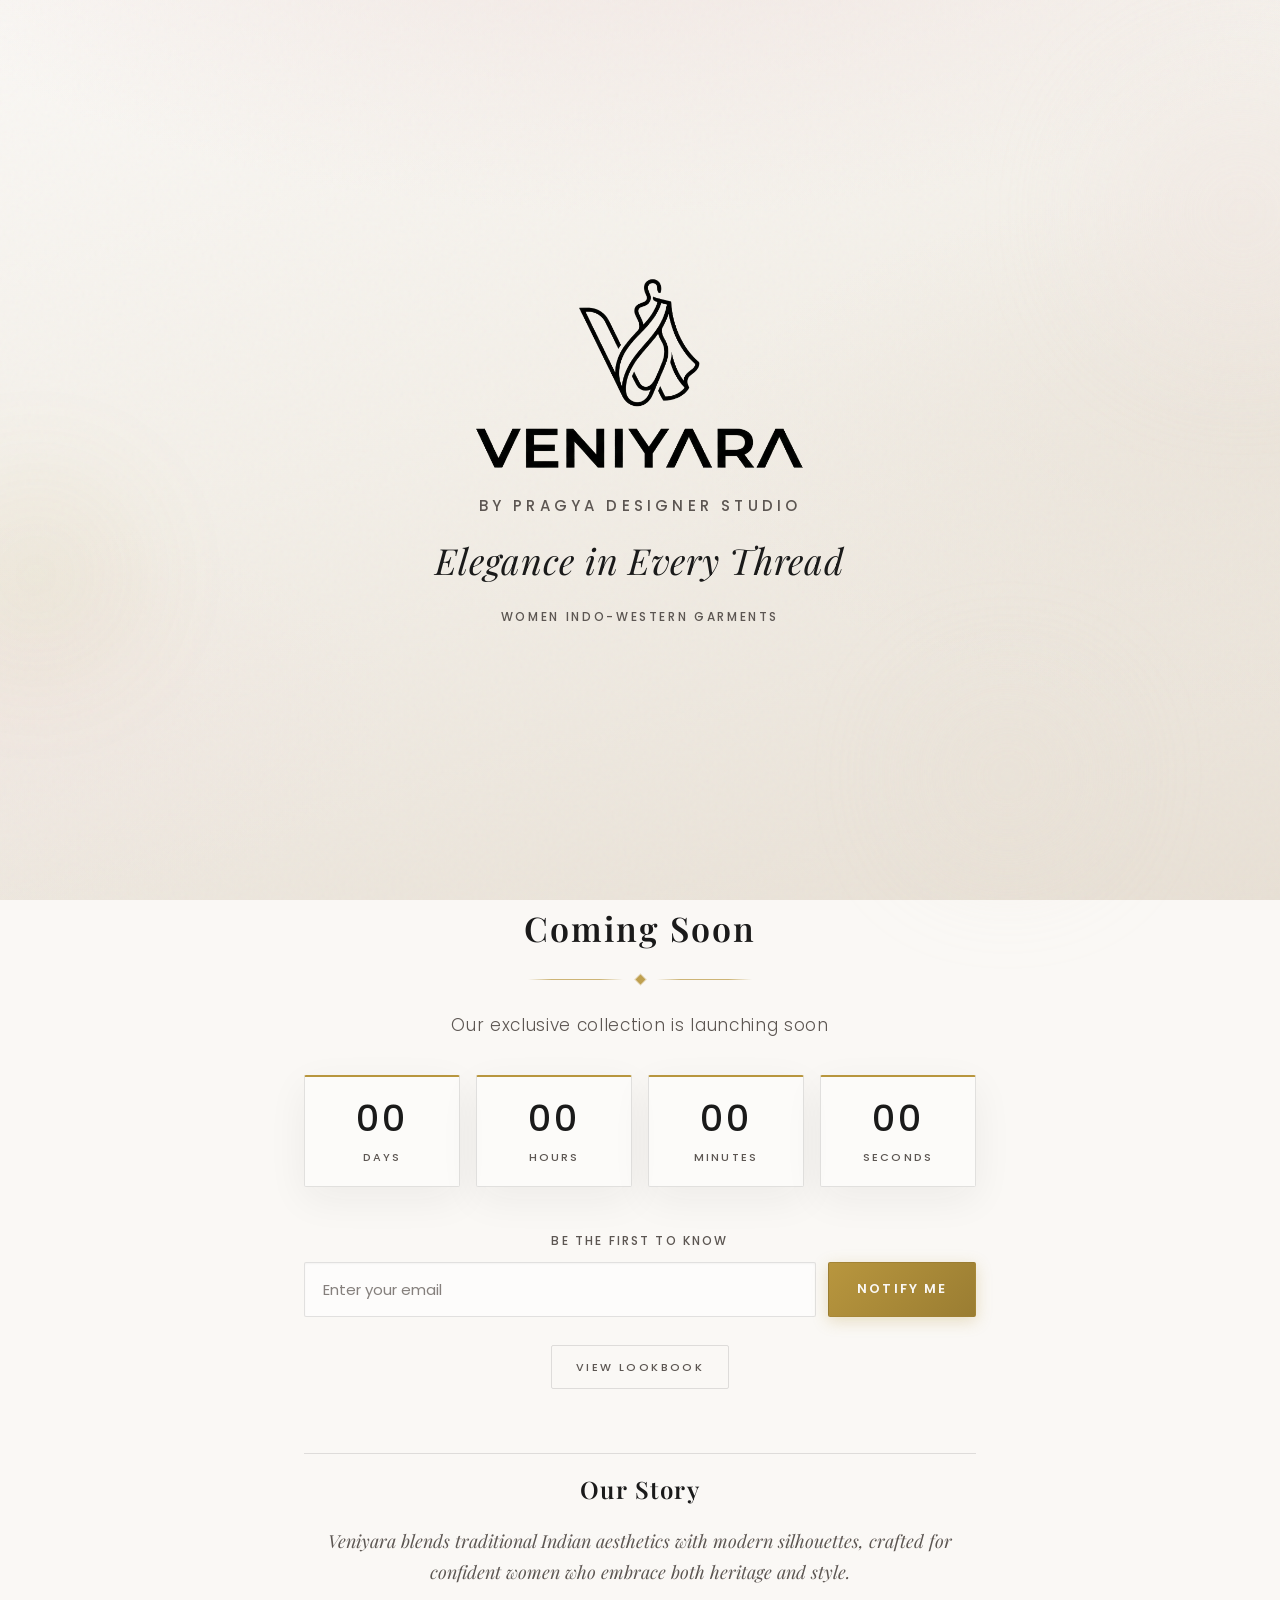
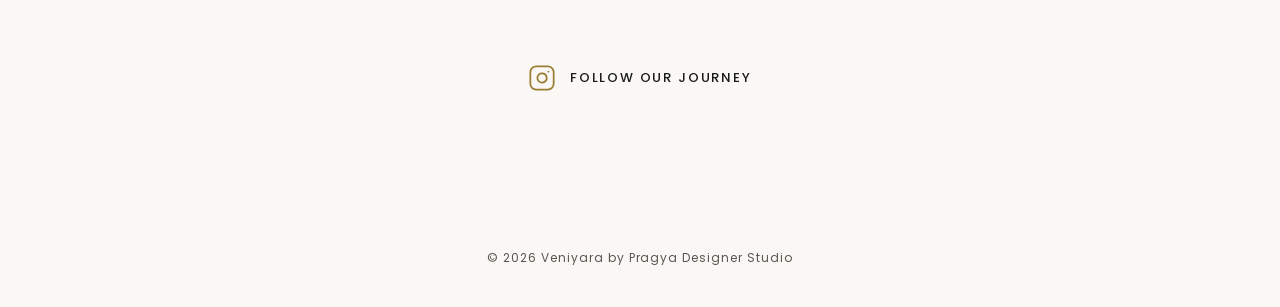
<file: index.html>
<!DOCTYPE html>
<html lang="en">
  <head>
    <meta charset="UTF-8" />
    <meta name="viewport" content="width=device-width, initial-scale=1.0" />
    <title>Veniyara — Coming Soon</title>
    <meta
      name="description"
      content="Veniyara by Pragya Designer Studio — Women Indo-Western garments. Elegance in every thread."
    />
    <link rel="preconnect" href="https://fonts.googleapis.com" />
    <link rel="preconnect" href="https://fonts.gstatic.com" crossorigin />
    <link
      href="https://fonts.googleapis.com/css2?family=Playfair+Display:ital,wght@0,400;0,600;0,700;1,400&family=Poppins:wght@300;400;500;600&display=swap"
      rel="stylesheet"
    />
    <link rel="stylesheet" href="styles.css" />
  </head>
  <body>
    <div class="page">
      <div class="page__bg" aria-hidden="true"></div>
      <div class="float-decor float-decor--1" aria-hidden="true"></div>
      <div class="float-decor float-decor--2" aria-hidden="true"></div>
      <div class="float-decor float-decor--3" aria-hidden="true"></div>

      <header class="hero" id="hero">
        <div class="hero__inner">
          <h1 class="hero__title animate animate--fade-up" style="--delay: 0.05s">
            <img
              class="hero__logo"
              src="logo.png"
              width="320"
              alt="Veniyara Logo - Stylized V with a draped female figure and modern geometric typography."
            />
          </h1>
          <p class="hero__subtitle animate animate--fade-up" style="--delay: 0.2s">
            By Pragya Designer Studio
          </p>
          <p class="hero__tagline animate animate--fade-up" style="--delay: 0.35s">
            Elegance in Every Thread
          </p>
          <p class="hero__category animate animate--fade-up" style="--delay: 0.5s">
            Women Indo-Western Garments
          </p>
        </div>
      </header>

      <main class="main">
        <section class="section section--soon" aria-labelledby="soon-heading">
          <h2 id="soon-heading" class="section__heading animate animate--fade-in" style="--delay: 0.1s">
            Coming Soon
          </h2>
          <div class="ornament" aria-hidden="true">
            <span class="ornament__line"></span>
            <span class="ornament__gem"></span>
            <span class="ornament__line"></span>
          </div>
          <p class="section__lead animate animate--fade-in" style="--delay: 0.2s">
            Our exclusive collection is launching soon
          </p>

          <!-- Launch moment: ISO 8601 (timezone-aware), e.g. 2026-07-01T10:00:00+05:30 -->
          <div
            class="countdown"
            id="launch-countdown"
            data-launch="2026-04-10T10:00:00+05:30"
            role="group"
            aria-labelledby="soon-heading"
          >
            <p class="visually-hidden" id="countdown-live" aria-live="polite" aria-atomic="true"></p>
            <div class="countdown__grid">
              <div class="countdown__cell animate animate--slide-up" style="--delay: 0.15s">
                <span class="countdown__value" id="countdown-days">00</span>
                <span class="countdown__label">Days</span>
              </div>
              <div class="countdown__cell animate animate--slide-up" style="--delay: 0.25s">
                <span class="countdown__value" id="countdown-hours">00</span>
                <span class="countdown__label">Hours</span>
              </div>
              <div class="countdown__cell animate animate--slide-up" style="--delay: 0.35s">
                <span class="countdown__value" id="countdown-minutes">00</span>
                <span class="countdown__label">Minutes</span>
              </div>
              <div class="countdown__cell animate animate--slide-up" style="--delay: 0.45s">
                <span class="countdown__value" id="countdown-seconds">00</span>
                <span class="countdown__label">Seconds</span>
              </div>
            </div>
          </div>

          <form class="notify" action="#" method="get">
            <label class="notify__label" for="email">Be the first to know</label>
            <div class="notify__row">
              <input
                class="notify__input"
                id="email"
                name="email"
                type="email"
                placeholder="Enter your email"
                autocomplete="email"
                inputmode="email"
              />
              <button class="notify__btn" type="submit">Notify Me</button>
            </div>
          </form>

          <a class="lookbook-btn" href="images/">View lookbook</a>
        </section>

        <section class="section section--story" aria-labelledby="story-heading">
          <h2 id="story-heading" class="section__heading section__heading--small">
            Our Story
          </h2>
          <p class="story__text">
            Veniyara blends traditional Indian aesthetics with modern silhouettes,
            crafted for confident women who embrace both heritage and style.
          </p>
        </section>

        <section class="section section--social" aria-labelledby="social-heading">
          <h2 id="social-heading" class="visually-hidden">Social</h2>
          <a class="social-link" href="https://www.instagram.com/" rel="noopener noreferrer">
            <span class="social-link__icon" aria-hidden="true">
              <svg
                xmlns="http://www.w3.org/2000/svg"
                viewBox="0 0 24 24"
                fill="none"
                stroke="currentColor"
                stroke-width="1.5"
                stroke-linecap="round"
                stroke-linejoin="round"
                width="28"
                height="28"
              >
                <rect x="2" y="2" width="20" height="20" rx="5" ry="5" />
                <path d="M16 11.37A4 4 0 1 1 12.63 8 4 4 0 0 1 16 11.37z" />
                <line x1="17.5" y1="6.5" x2="17.51" y2="6.5" />
              </svg>
            </span>
            <span class="social-link__text">Follow our journey</span>
          </a>
        </section>
      </main>

      <footer class="footer">
        <p>© 2026 Veniyara by Pragya Designer Studio</p>
      </footer>
    </div>
    <script>
      (function () {
        var root = document.getElementById("launch-countdown");
        if (!root) return;

        var raw = root.getAttribute("data-launch");
        if (!raw) return;

        var target = new Date(raw).getTime();
        if (Number.isNaN(target)) return;

        var els = {
          d: document.getElementById("countdown-days"),
          h: document.getElementById("countdown-hours"),
          m: document.getElementById("countdown-minutes"),
          s: document.getElementById("countdown-seconds"),
        };

        var live = document.getElementById("countdown-live");
        var lastLiveMinute = -1;
        var timer;
        var expired = false;

        function pad2(n) {
          return String(n).padStart(2, "0");
        }

        function formatDays(d) {
          return d > 99 ? String(d) : pad2(d);
        }

        function tick() {
          var now = Date.now();
          var diff = target - now;

          if (diff <= 0) {
            expired = true;
            if (els.d) els.d.textContent = "00";
            if (els.h) els.h.textContent = "00";
            if (els.m) els.m.textContent = "00";
            if (els.s) els.s.textContent = "00";
            if (live) live.textContent = "Launch time has arrived.";
            if (timer) clearInterval(timer);
            return;
          }

          var totalSec = Math.floor(diff / 1000);
          var d = Math.floor(totalSec / 86400);
          totalSec %= 86400;
          var h = Math.floor(totalSec / 3600);
          totalSec %= 3600;
          var m = Math.floor(totalSec / 60);
          var s = totalSec % 60;

          if (els.d) els.d.textContent = formatDays(d);
          if (els.h) els.h.textContent = pad2(h);
          if (els.m) els.m.textContent = pad2(m);
          if (els.s) els.s.textContent = pad2(s);

          if (live) {
            var minuteKey = d * 1440 + h * 60 + m;
            if (minuteKey !== lastLiveMinute) {
              lastLiveMinute = minuteKey;
              live.textContent =
                "Time until launch: " +
                d +
                " days, " +
                h +
                " hours, " +
                m +
                " minutes.";
            }
          }
        }

        tick();
        if (!expired) timer = setInterval(tick, 1000);
      })();
    </script>
  </body>
</html>
</file>
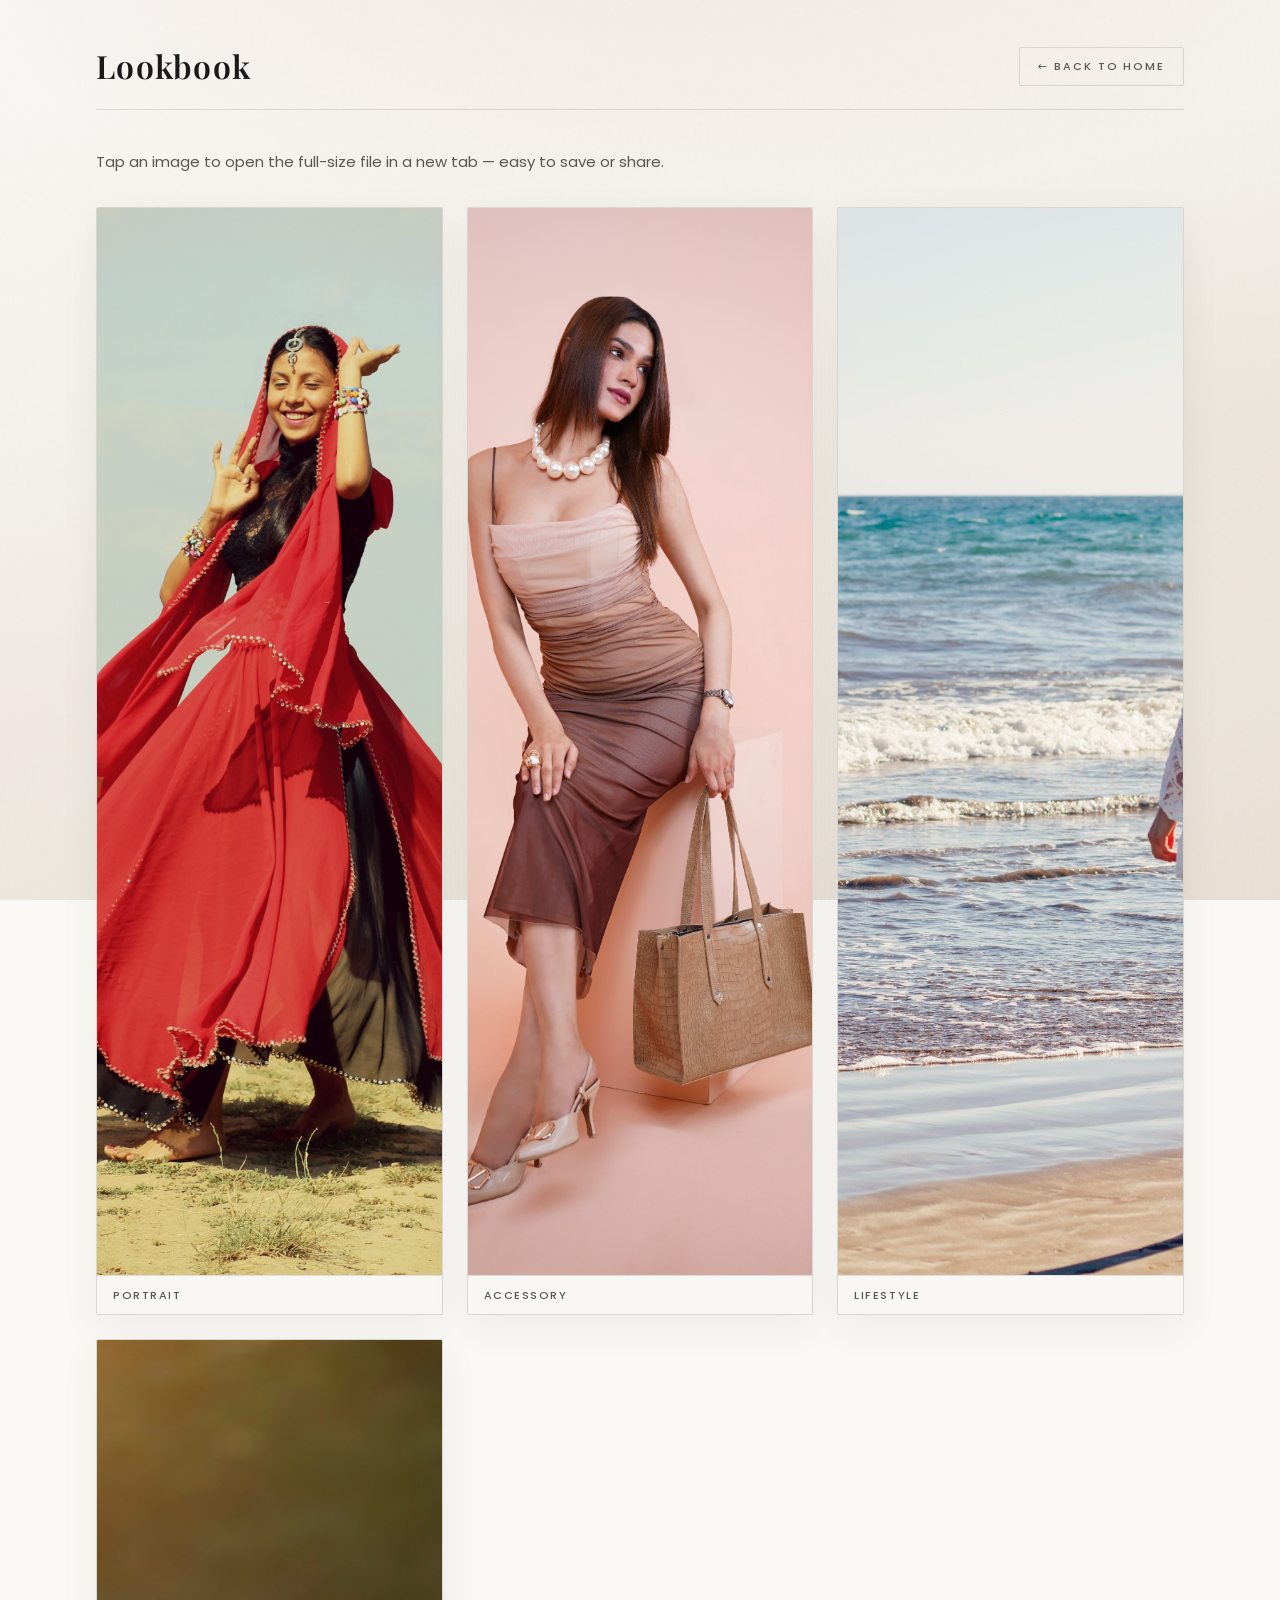
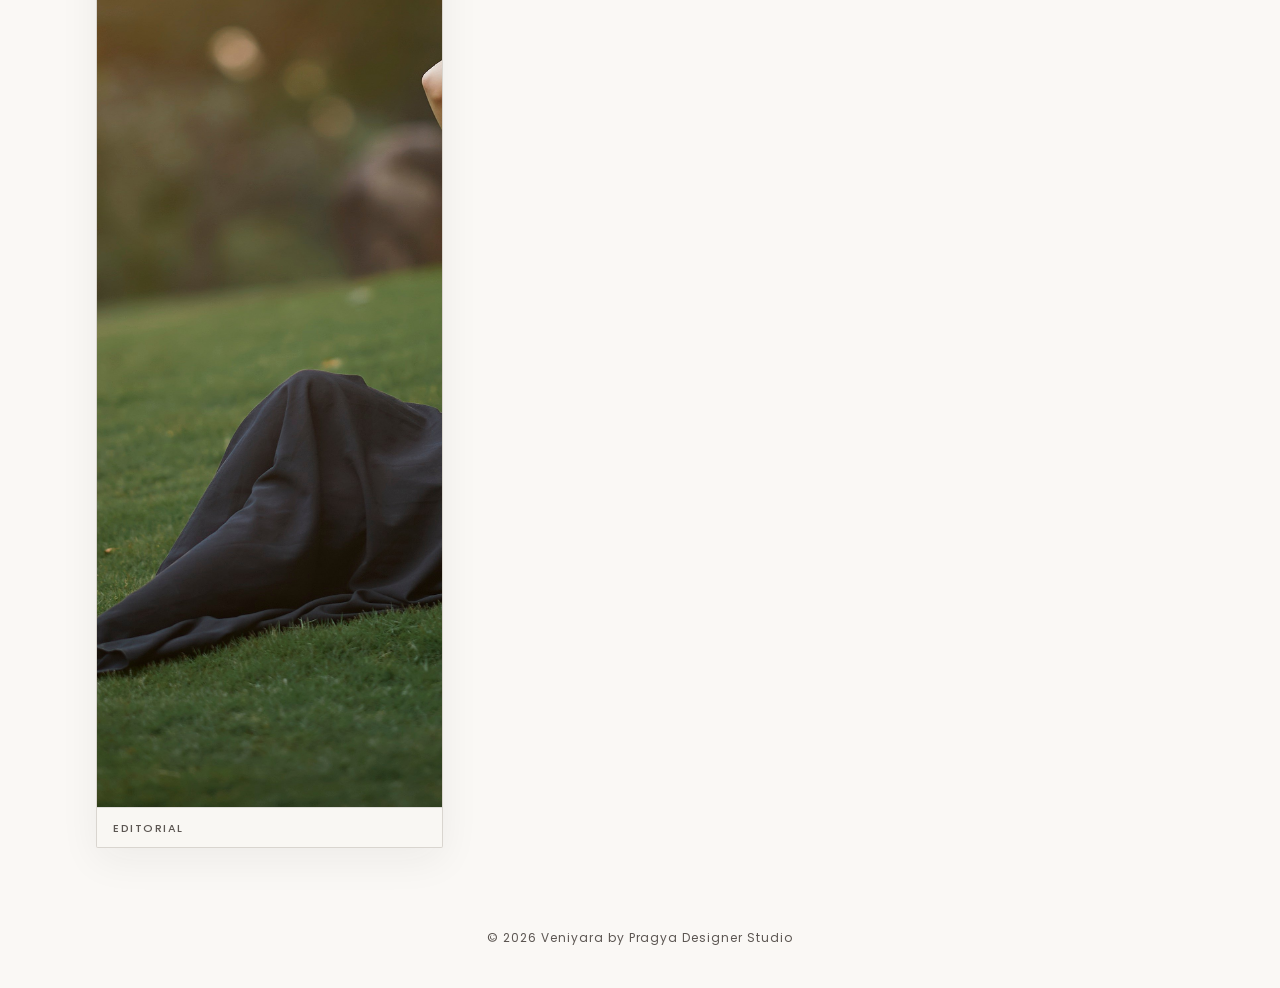
<file: images/index.html>
<!DOCTYPE html>
<html lang="en">
  <head>
    <meta charset="UTF-8" />
    <meta name="viewport" content="width=device-width, initial-scale=1.0" />
    <title>Veniyara — Lookbook</title>
    <meta
      name="description"
      content="Veniyara lookbook — preview imagery from our upcoming collection."
    />
    <link rel="preconnect" href="https://fonts.googleapis.com" />
    <link rel="preconnect" href="https://fonts.gstatic.com" crossorigin />
    <link
      href="https://fonts.googleapis.com/css2?family=Playfair+Display:ital,wght@0,400;0,600;0,700;1,400&family=Poppins:wght@300;400;500;600&display=swap"
      rel="stylesheet"
    />
    <link rel="stylesheet" href="../styles.css" />
    <style>
      .gallery-shell {
        position: relative;
        z-index: 1;
        max-width: 72rem;
        margin: 0 auto;
        padding: clamp(1.5rem, 4vw, 2.5rem) clamp(1.25rem, 4vw, 2rem) 3rem;
      }

      .gallery-top {
        display: flex;
        flex-wrap: wrap;
        align-items: center;
        justify-content: space-between;
        gap: 1rem;
        margin-bottom: clamp(1.75rem, 4vw, 2.5rem);
        padding-bottom: 1rem;
        border-bottom: 1px solid var(--color-border);
      }

      .gallery-top h1 {
        margin: 0;
        font-family: var(--font-display);
        font-size: clamp(1.5rem, 4vw, 2rem);
        font-weight: 600;
        letter-spacing: 0.04em;
      }

      .gallery-back {
        display: inline-flex;
        align-items: center;
        font-family: var(--font-body);
        font-size: 0.6875rem;
        font-weight: 500;
        letter-spacing: 0.18em;
        text-transform: uppercase;
        text-decoration: none;
        color: var(--color-text-muted);
        border: 1px solid var(--color-border);
        padding: 0.6rem 1.1rem;
        border-radius: var(--radius);
        transition: border-color var(--transition), color var(--transition);
      }

      .gallery-back:hover {
        border-color: var(--color-gold);
        color: var(--color-text);
      }

      .gallery-back:focus-visible {
        outline: 2px solid var(--color-gold-dark);
        outline-offset: 3px;
      }

      .gallery-lead {
        margin: 0 0 2rem;
        max-width: 36rem;
        font-size: 0.9375rem;
        color: var(--color-text-muted);
        line-height: 1.65;
      }

      .gallery-grid {
        display: grid;
        grid-template-columns: repeat(auto-fill, minmax(min(100%, 280px), 1fr));
        gap: clamp(1rem, 2.5vw, 1.5rem);
      }

      .gallery-card {
        display: block;
        border-radius: var(--radius);
        overflow: hidden;
        border: 1px solid var(--color-border);
        background: var(--color-cream);
        box-shadow: var(--shadow-soft);
        transition: box-shadow var(--transition), transform var(--transition);
        text-decoration: none;
        color: inherit;
      }

      .gallery-card:hover {
        box-shadow: var(--shadow-hover);
        transform: translateY(-2px);
      }

      .gallery-card:focus-visible {
        outline: 2px solid var(--color-gold-dark);
        outline-offset: 3px;
      }

      .gallery-card figure {
        margin: 0;
      }

      .gallery-card img {
        display: block;
        width: 100%;
        aspect-ratio: 3 / 4;
        object-fit: cover;
        vertical-align: middle;
      }

      .gallery-card figcaption {
        padding: 0.65rem 1rem;
        font-family: var(--font-body);
        font-size: 0.6875rem;
        font-weight: 500;
        letter-spacing: 0.14em;
        text-transform: uppercase;
        color: var(--color-text-muted);
        border-top: 1px solid var(--color-border);
        background: rgba(250, 248, 245, 0.92);
      }
    </style>
  </head>
  <body>
    <div class="page">
      <div class="page__bg" aria-hidden="true"></div>

      <div class="gallery-shell">
        <header class="gallery-top">
          <h1>Lookbook</h1>
          <a class="gallery-back" href="../">← Back to home</a>
        </header>

        <p class="gallery-lead">
          Tap an image to open the full-size file in a new tab — easy to save or share.
        </p>

        <div class="gallery-grid">
          <a
            class="gallery-card"
            href="adinavoicu-woman-1505407.jpg"
            target="_blank"
            rel="noopener noreferrer"
          >
            <figure>
              <img
                src="adinavoicu-woman-1505407.jpg"
                width="800"
                height="1067"
                loading="lazy"
                alt="Woman in elegant Indo-western styling, editorial portrait."
              />
              <figcaption>Portrait</figcaption>
            </figure>
          </a>
          <a
            class="gallery-card"
            href="muneebmalhotra-bag-8777180.jpg"
            target="_blank"
            rel="noopener noreferrer"
          >
            <figure>
              <img
                src="muneebmalhotra-bag-8777180.jpg"
                width="800"
                height="1067"
                loading="lazy"
                alt="Fashion accessory — structured bag with refined details."
              />
              <figcaption>Accessory</figcaption>
            </figure>
          </a>
          <a
            class="gallery-card"
            href="summerstock-young-woman-1745173.jpg"
            target="_blank"
            rel="noopener noreferrer"
          >
            <figure>
              <img
                src="summerstock-young-woman-1745173.jpg"
                width="800"
                height="1067"
                loading="lazy"
                alt="Young woman in contemporary fashion, lifestyle shot."
              />
              <figcaption>Lifestyle</figcaption>
            </figure>
          </a>
          <a
            class="gallery-card"
            href="tieubaotruong-woman-7213852.jpg"
            target="_blank"
            rel="noopener noreferrer"
          >
            <figure>
              <img
                src="tieubaotruong-woman-7213852.jpg"
                width="800"
                height="1067"
                loading="lazy"
                alt="Woman in refined outfit, full-length editorial."
              />
              <figcaption>Editorial</figcaption>
            </figure>
          </a>
        </div>
      </div>

      <footer class="footer">
        <p>© 2026 Veniyara by Pragya Designer Studio</p>
      </footer>
    </div>
  </body>
</html>
</file>
<file: styles.css>
/* Veniyara — Coming Soon (HTML + CSS only) */

:root {
  --color-ivory: #faf8f5;
  --color-cream: #f3efe8;
  --color-beige: #e8e0d5;
  --color-blush: #f0e4e0;
  --color-text: #1a1a1a;
  --color-text-muted: #5c5652;
  --color-gold: #b8963e;
  --color-gold-dark: #9a7d32;
  --color-gold-soft: rgba(184, 150, 62, 0.22);
  --color-border: rgba(26, 26, 26, 0.12);
  --shadow-soft: 0 12px 40px rgba(26, 26, 26, 0.06);
  --shadow-hover: 0 16px 48px rgba(26, 26, 26, 0.1);
  --font-display: "Playfair Display", Georgia, serif;
  --font-body: "Poppins", system-ui, sans-serif;
  --radius: 2px;
  --transition: 0.35s cubic-bezier(0.25, 0.46, 0.45, 0.94);
  --content-max: 42rem;
}

*,
*::before,
*::after {
  box-sizing: border-box;
}

html {
  scroll-behavior: smooth;
}

body {
  margin: 0;
  font-family: var(--font-body);
  font-weight: 400;
  font-size: 1rem;
  line-height: 1.65;
  color: var(--color-text);
  background-color: var(--color-ivory);
  -webkit-font-smoothing: antialiased;
}

.visually-hidden {
  position: absolute;
  width: 1px;
  height: 1px;
  padding: 0;
  margin: -1px;
  overflow: hidden;
  clip: rect(0, 0, 0, 0);
  white-space: nowrap;
  border: 0;
}

/* Page shell + textured gradient background */
.page {
  position: relative;
  min-height: 100vh;
  overflow-x: hidden;
}

.page__bg {
  position: fixed;
  inset: 0;
  z-index: 0;
  pointer-events: none;
  background:
    radial-gradient(ellipse 120% 80% at 50% -20%, var(--color-blush), transparent 55%),
    radial-gradient(ellipse 90% 60% at 100% 50%, rgba(232, 224, 213, 0.55), transparent 50%),
    radial-gradient(ellipse 70% 50% at 0% 80%, rgba(240, 228, 224, 0.45), transparent 45%),
    linear-gradient(165deg, var(--color-ivory) 0%, var(--color-cream) 45%, var(--color-beige) 100%);
}

.page__bg::after {
  content: "";
  position: absolute;
  inset: 0;
  opacity: 0.035;
  background-image: url("data:image/svg+xml,%3Csvg viewBox='0 0 256 256' xmlns='http://www.w3.org/2000/svg'%3E%3Cfilter id='n'%3E%3CfeTurbulence type='fractalNoise' baseFrequency='0.85' numOctaves='4' stitchTiles='stitch'/%3E%3C/filter%3E%3Crect width='100%25' height='100%25' filter='url(%23n)'/%3E%3C/svg%3E");
}

/* Floating decorative elements */
.float-decor {
  position: fixed;
  border-radius: 50%;
  pointer-events: none;
  z-index: 0;
  filter: blur(60px);
  opacity: 0.35;
  animation: float 18s ease-in-out infinite;
}

.float-decor--1 {
  width: min(45vw, 280px);
  height: min(45vw, 280px);
  top: 8%;
  right: -8%;
  background: var(--color-blush);
  animation-delay: 0s;
}

.float-decor--2 {
  width: min(35vw, 200px);
  height: min(35vw, 200px);
  bottom: 25%;
  left: -5%;
  background: var(--color-gold-soft);
  animation-delay: -6s;
  animation-duration: 22s;
}

.float-decor--3 {
  width: min(28vw, 160px);
  height: min(28vw, 160px);
  bottom: 5%;
  right: 15%;
  background: var(--color-beige);
  animation-delay: -12s;
  animation-duration: 20s;
}

@keyframes float {
  0%,
  100% {
    transform: translate(0, 0) scale(1);
  }
  33% {
    transform: translate(-12px, 18px) scale(1.03);
  }
  66% {
    transform: translate(10px, -14px) scale(0.97);
  }
}

/* Hero — full viewport */
.hero {
  position: relative;
  z-index: 1;
  min-height: 100vh;
  min-height: 100dvh;
  display: flex;
  align-items: center;
  justify-content: center;
  padding: clamp(2rem, 6vw, 4rem) 1.5rem;
}

.hero__inner {
  text-align: center;
  max-width: var(--content-max);
}

.hero__title {
  margin: 0 0 1.25rem;
  line-height: 0;
}

.hero__logo {
  display: block;
  margin: 0 auto;
  width: min(72vw, 280px);
  height: auto;
  max-width: 100%;
}

.hero__subtitle {
  margin: 0 0 0.75rem;
  font-family: var(--font-body);
  font-size: clamp(0.8125rem, 2vw, 0.9375rem);
  font-weight: 500;
  letter-spacing: 0.28em;
  text-transform: uppercase;
  color: var(--color-text-muted);
}

.hero__tagline {
  margin: 0 0 1rem;
  font-family: var(--font-display);
  font-size: clamp(1.5rem, 4.5vw, 2.25rem);
  font-weight: 400;
  font-style: italic;
  letter-spacing: 0.02em;
  color: var(--color-text);
}

.hero__category {
  margin: 0;
  font-size: clamp(0.6875rem, 1.8vw, 0.75rem);
  font-weight: 500;
  letter-spacing: 0.22em;
  text-transform: uppercase;
  color: var(--color-text-muted);
}

/* Main content */
.main {
  position: relative;
  z-index: 1;
  padding: 0 1.5rem clamp(3rem, 8vw, 5rem);
}

.section {
  max-width: var(--content-max);
  margin: 0 auto 3.5rem;
  text-align: center;
}

.section:last-of-type {
  margin-bottom: 2rem;
}

.section__heading {
  margin: 0 0 1.25rem;
  font-family: var(--font-display);
  font-size: clamp(1.75rem, 4vw, 2.125rem);
  font-weight: 600;
  letter-spacing: 0.06em;
}

.section__heading--small {
  font-size: clamp(1.25rem, 3vw, 1.5rem);
  font-weight: 600;
  margin-bottom: 1rem;
}

.section__lead {
  margin: 0 0 2.25rem;
  font-size: clamp(0.9375rem, 2.2vw, 1.0625rem);
  font-weight: 300;
  color: var(--color-text-muted);
  letter-spacing: 0.04em;
}

/* Ornament divider */
.ornament {
  display: flex;
  align-items: center;
  justify-content: center;
  gap: 0.85rem;
  margin: 0 auto 1.75rem;
  max-width: 14rem;
}

.ornament__line {
  flex: 1;
  height: 1px;
  min-width: 2rem;
  background: linear-gradient(
    90deg,
    transparent,
    var(--color-gold) 25%,
    var(--color-gold) 75%,
    transparent
  );
  opacity: 0.7;
}

.ornament__gem {
  flex-shrink: 0;
  width: 7px;
  height: 7px;
  background: var(--color-gold);
  transform: rotate(45deg);
  opacity: 0.9;
  box-shadow: 0 0 0 1px rgba(184, 150, 62, 0.35);
}

/* Countdown — static visual */
.countdown {
  margin-bottom: 2.75rem;
}

.countdown__grid {
  display: grid;
  grid-template-columns: repeat(2, 1fr);
  gap: 0.75rem;
}

@media (min-width: 768px) {
  .countdown__grid {
    grid-template-columns: repeat(4, 1fr);
    gap: 1rem;
  }
}

.countdown__cell {
  padding: 1.25rem 0.75rem;
  background: rgba(255, 255, 255, 0.45);
  border: 1px solid var(--color-border);
  border-radius: var(--radius);
  box-shadow: var(--shadow-soft);
  border-top: 2px solid var(--color-gold);
}

.countdown__value {
  display: block;
  font-family: var(--font-body);
  font-size: clamp(1.75rem, 5vw, 2.25rem);
  font-weight: 500;
  font-variant-numeric: tabular-nums;
  letter-spacing: 0.08em;
  color: var(--color-text);
  line-height: 1.2;
}

.countdown__label {
  display: block;
  margin-top: 0.5rem;
  font-size: 0.6875rem;
  font-weight: 500;
  letter-spacing: 0.2em;
  text-transform: uppercase;
  color: var(--color-text-muted);
}

/* Notify form */
.notify {
  margin-bottom: 1.75rem;
  text-align: left;
}

.notify__label {
  display: block;
  margin-bottom: 0.65rem;
  font-size: 0.75rem;
  font-weight: 500;
  letter-spacing: 0.18em;
  text-transform: uppercase;
  color: var(--color-text-muted);
  text-align: center;
}

.notify__row {
  display: flex;
  flex-direction: column;
  gap: 0.75rem;
}

@media (min-width: 480px) {
  .notify__row {
    flex-direction: row;
    align-items: stretch;
  }
}

.notify__input {
  flex: 1;
  min-width: 0;
  padding: 0.95rem 1.1rem;
  font-family: var(--font-body);
  font-size: 0.9375rem;
  color: var(--color-text);
  background: rgba(255, 255, 255, 0.55);
  border: 1px solid var(--color-border);
  border-radius: var(--radius);
  box-shadow: inset 0 1px 2px rgba(26, 26, 26, 0.04);
  transition: border-color var(--transition), box-shadow var(--transition), background var(--transition);
}

.notify__input::placeholder {
  color: var(--color-text-muted);
  opacity: 0.75;
}

.notify__input:hover {
  border-color: rgba(184, 150, 62, 0.35);
}

.notify__input:focus {
  outline: none;
  border-color: var(--color-gold);
  box-shadow: inset 0 1px 2px rgba(26, 26, 26, 0.04), 0 0 0 3px var(--color-gold-soft);
  background: #fff;
}

.notify__input:focus-visible {
  outline: 2px solid var(--color-gold);
  outline-offset: 2px;
}

.notify__btn {
  flex-shrink: 0;
  padding: 0.95rem 1.75rem;
  font-family: var(--font-body);
  font-size: 0.8125rem;
  font-weight: 600;
  letter-spacing: 0.16em;
  text-transform: uppercase;
  color: var(--color-ivory);
  background: linear-gradient(135deg, var(--color-gold) 0%, var(--color-gold-dark) 100%);
  border: 1px solid rgba(154, 125, 50, 0.5);
  border-radius: var(--radius);
  cursor: pointer;
  box-shadow: 0 4px 16px rgba(184, 150, 62, 0.28);
  transition: transform var(--transition), box-shadow var(--transition), filter var(--transition);
}

.notify__btn:hover {
  transform: translateY(-2px);
  box-shadow: 0 8px 28px rgba(184, 150, 62, 0.35);
  filter: brightness(1.03);
}

.notify__btn:active {
  transform: translateY(0);
}

.notify__btn:focus-visible {
  outline: 2px solid var(--color-gold-dark);
  outline-offset: 3px;
}

/* Lookbook */
.lookbook-btn {
  display: inline-flex;
  align-items: center;
  justify-content: center;
  padding: 0.75rem 1.5rem;
  font-family: var(--font-body);
  font-size: 0.6875rem;
  font-weight: 500;
  letter-spacing: 0.22em;
  text-transform: uppercase;
  color: var(--color-text-muted);
  background: transparent;
  border: 1px solid var(--color-border);
  border-radius: var(--radius);
  cursor: pointer;
  opacity: 1;
  transition: border-color var(--transition), color var(--transition),
    box-shadow var(--transition);
}

a.lookbook-btn {
  text-decoration: none;
}

.lookbook-btn:hover {
  border-color: var(--color-gold);
  color: var(--color-text);
  box-shadow: var(--shadow-soft);
}

.lookbook-btn:focus-visible {
  outline: 2px solid var(--color-gold-dark);
  outline-offset: 3px;
}

/* Brand story */
.section--story {
  padding-top: 1rem;
  border-top: 1px solid var(--color-border);
}

.story__text {
  margin: 0;
  font-family: var(--font-display);
  font-size: clamp(1rem, 2.5vw, 1.125rem);
  font-weight: 400;
  font-style: italic;
  line-height: 1.75;
  color: var(--color-text-muted);
}

/* Social */
.section--social {
  margin-bottom: 2rem;
}

.social-link {
  display: inline-flex;
  align-items: center;
  gap: 0.85rem;
  padding: 0.65rem 1rem;
  font-size: 0.8125rem;
  font-weight: 500;
  letter-spacing: 0.14em;
  text-transform: uppercase;
  text-decoration: none;
  color: var(--color-text);
  border: 1px solid transparent;
  border-radius: var(--radius);
  transition: color var(--transition), border-color var(--transition), transform var(--transition);
}

.social-link:hover {
  color: var(--color-gold-dark);
  border-color: rgba(184, 150, 62, 0.35);
  transform: translateY(-2px);
}

.social-link:focus-visible {
  outline: 2px solid var(--color-gold);
  outline-offset: 4px;
}

.social-link__icon {
  display: flex;
  color: var(--color-gold-dark);
  transition: color var(--transition), transform var(--transition);
}

.social-link:hover .social-link__icon {
  color: var(--color-gold);
  transform: scale(1.06);
}

.social-link__icon svg {
  display: block;
}

/* Footer */
.footer {
  position: relative;
  z-index: 1;
  padding: 2rem 1.5rem 2.5rem;
  text-align: center;
}

.footer p {
  margin: 0;
  font-size: 0.75rem;
  font-weight: 400;
  letter-spacing: 0.08em;
  color: var(--color-text-muted);
}

/* Entrance animations */
@keyframes fade-in {
  from {
    opacity: 0;
  }
  to {
    opacity: 1;
  }
}

@keyframes slide-up {
  from {
    opacity: 0;
    transform: translateY(18px);
  }
  to {
    opacity: 1;
    transform: translateY(0);
  }
}

.animate {
  opacity: 0;
  animation-fill-mode: forwards;
}

.animate--fade-in {
  animation: fade-in 1s ease-out forwards;
  animation-delay: var(--delay, 0s);
}

.animate--fade-up {
  animation: slide-up 1s ease-out forwards;
  animation-delay: var(--delay, 0s);
}

.animate--slide-up {
  animation: slide-up 0.85s ease-out forwards;
  animation-delay: var(--delay, 0s);
}

@media (prefers-reduced-motion: reduce) {
  html {
    scroll-behavior: auto;
  }

  .animate {
    opacity: 1;
    animation: none;
  }

  .float-decor {
    animation: none;
  }

  .notify__btn:hover,
  .social-link:hover {
    transform: none;
  }
}

@media (min-width: 768px) {
  .hero__logo {
    width: min(52vw, 340px);
  }

  .section {
    margin-bottom: 4rem;
  }
}
</file>
